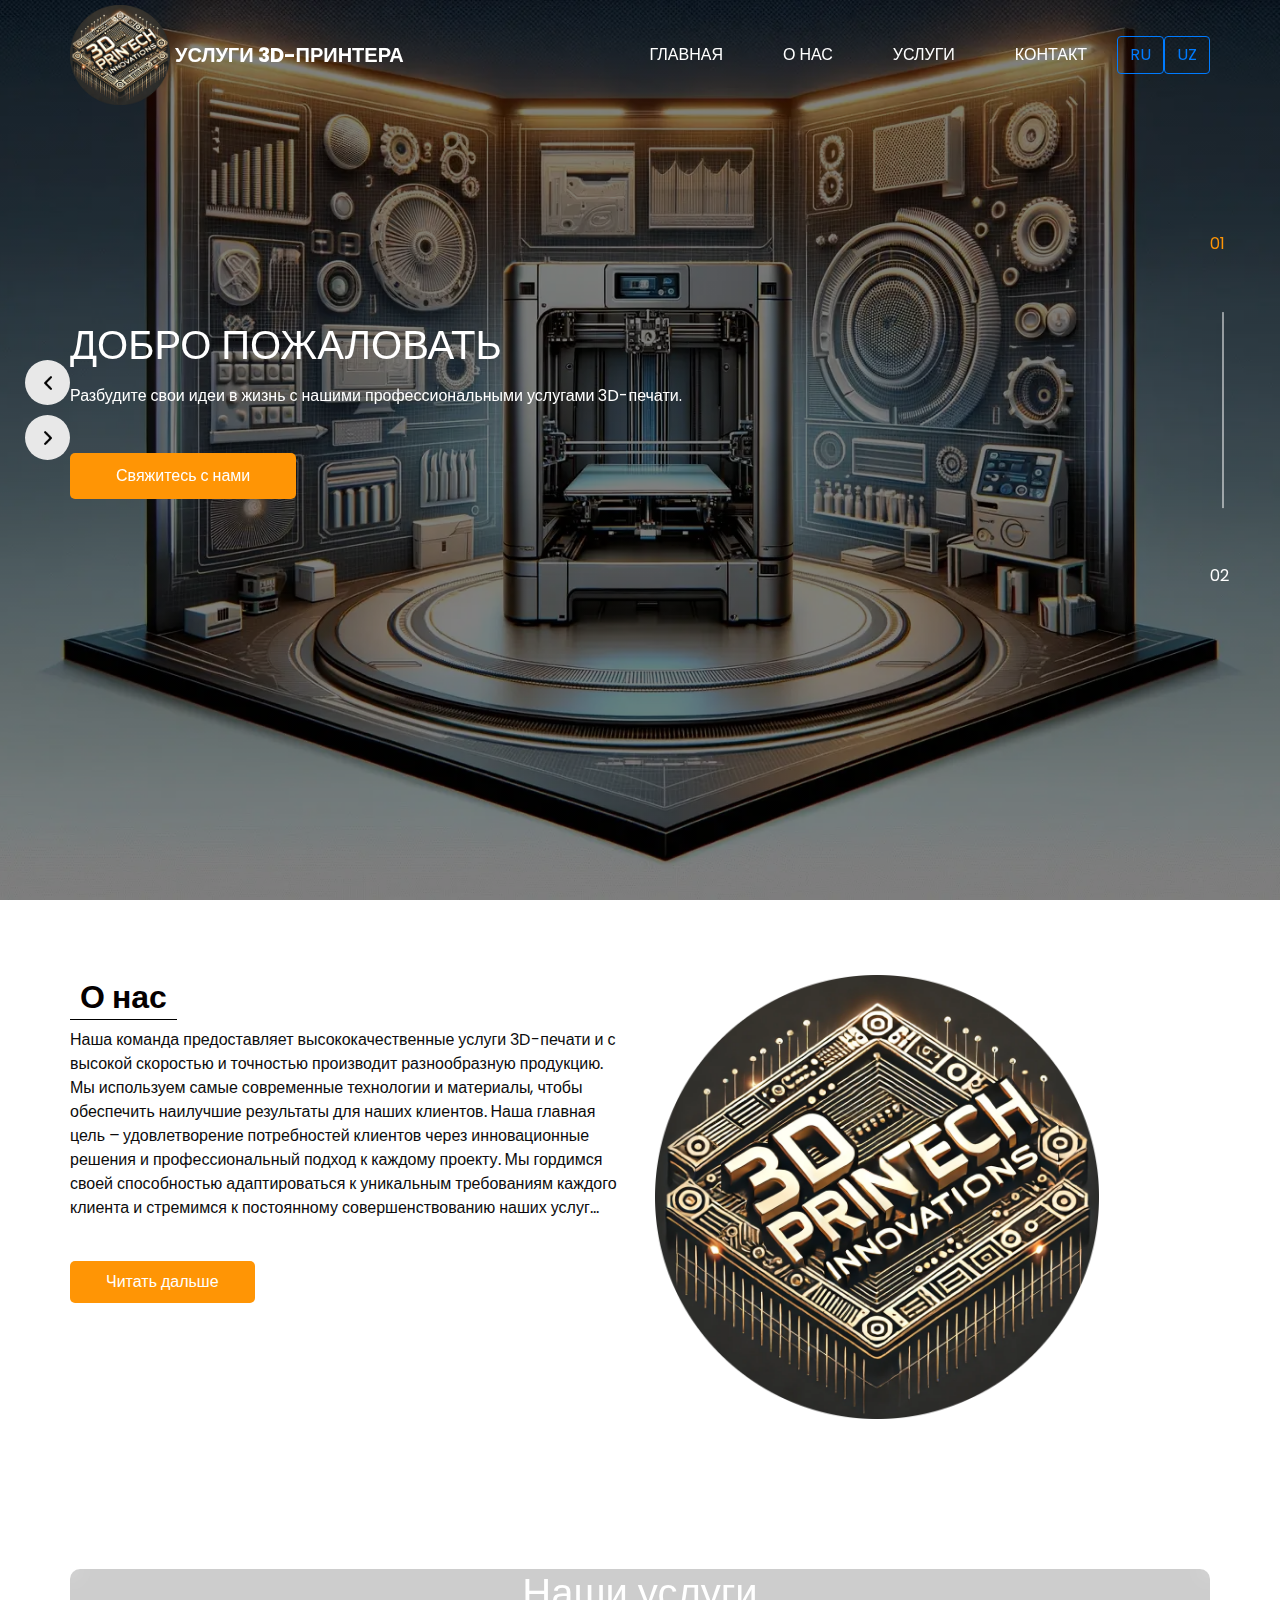
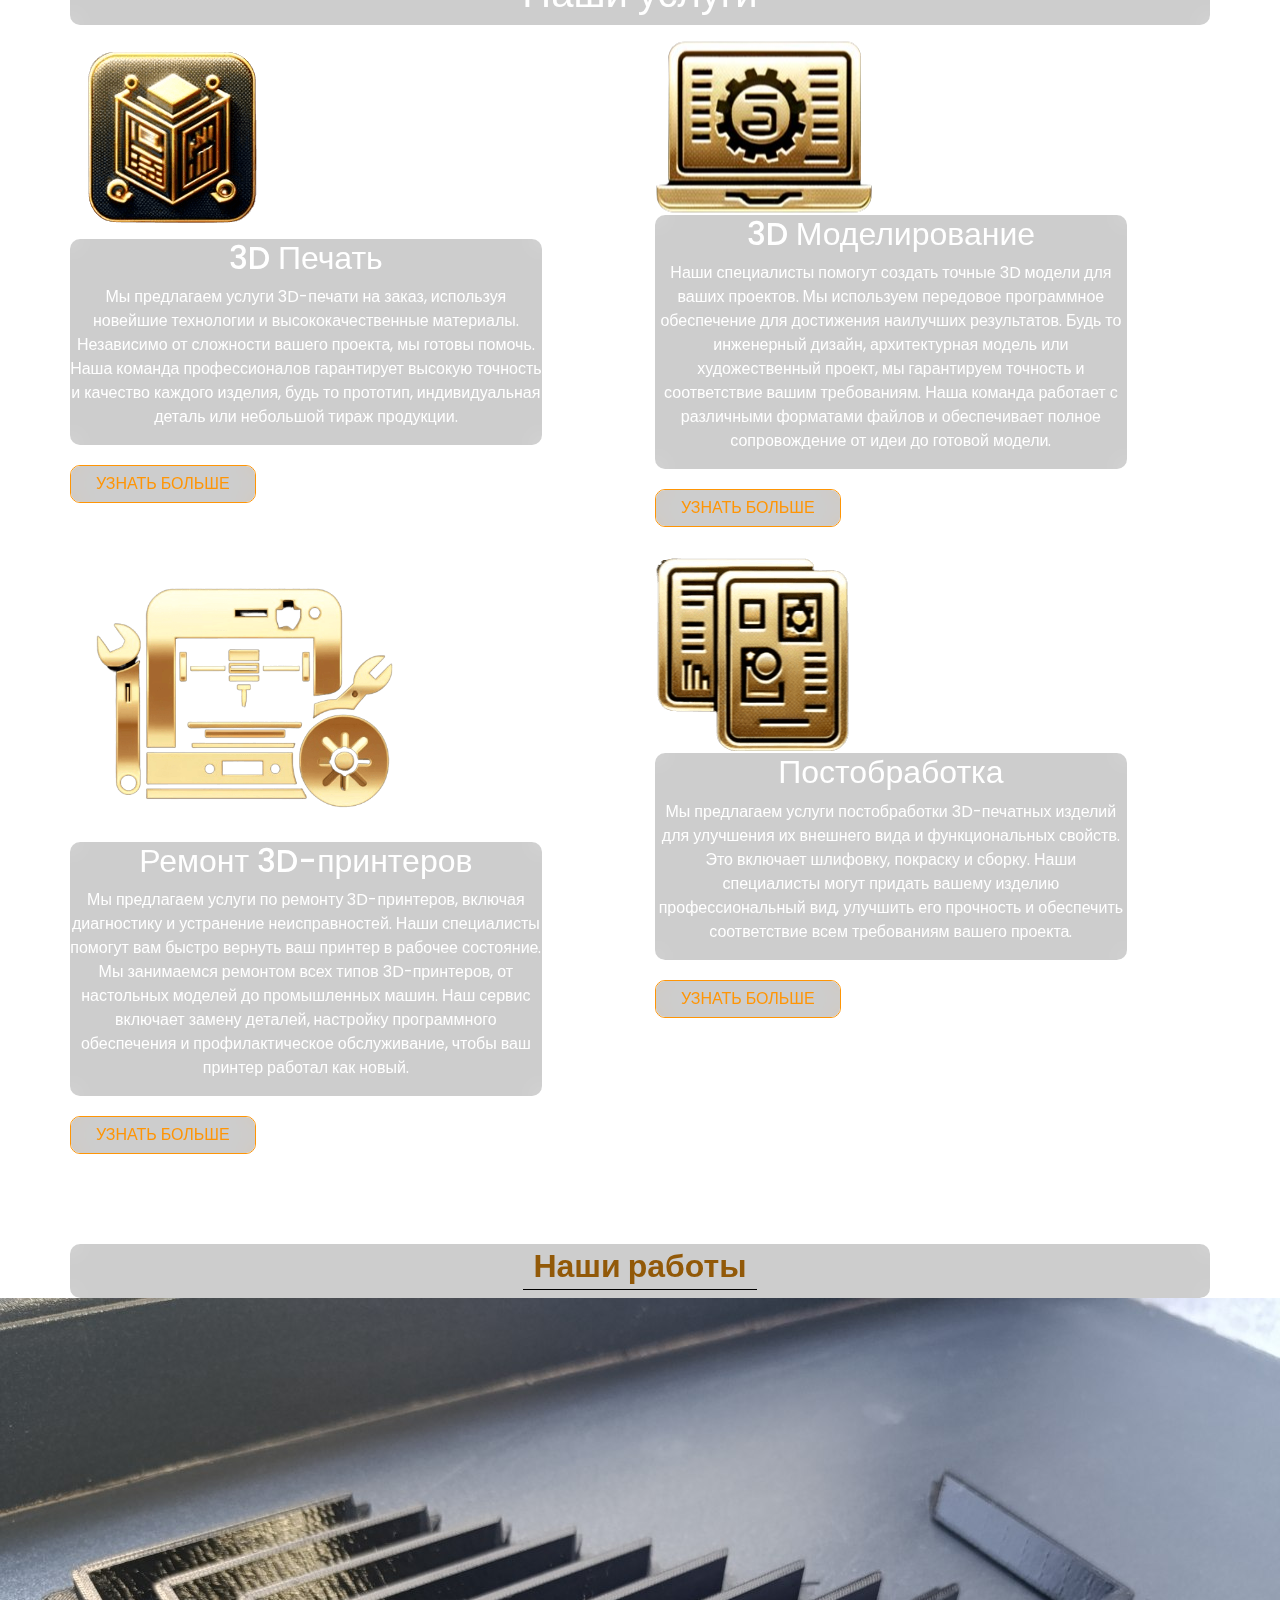
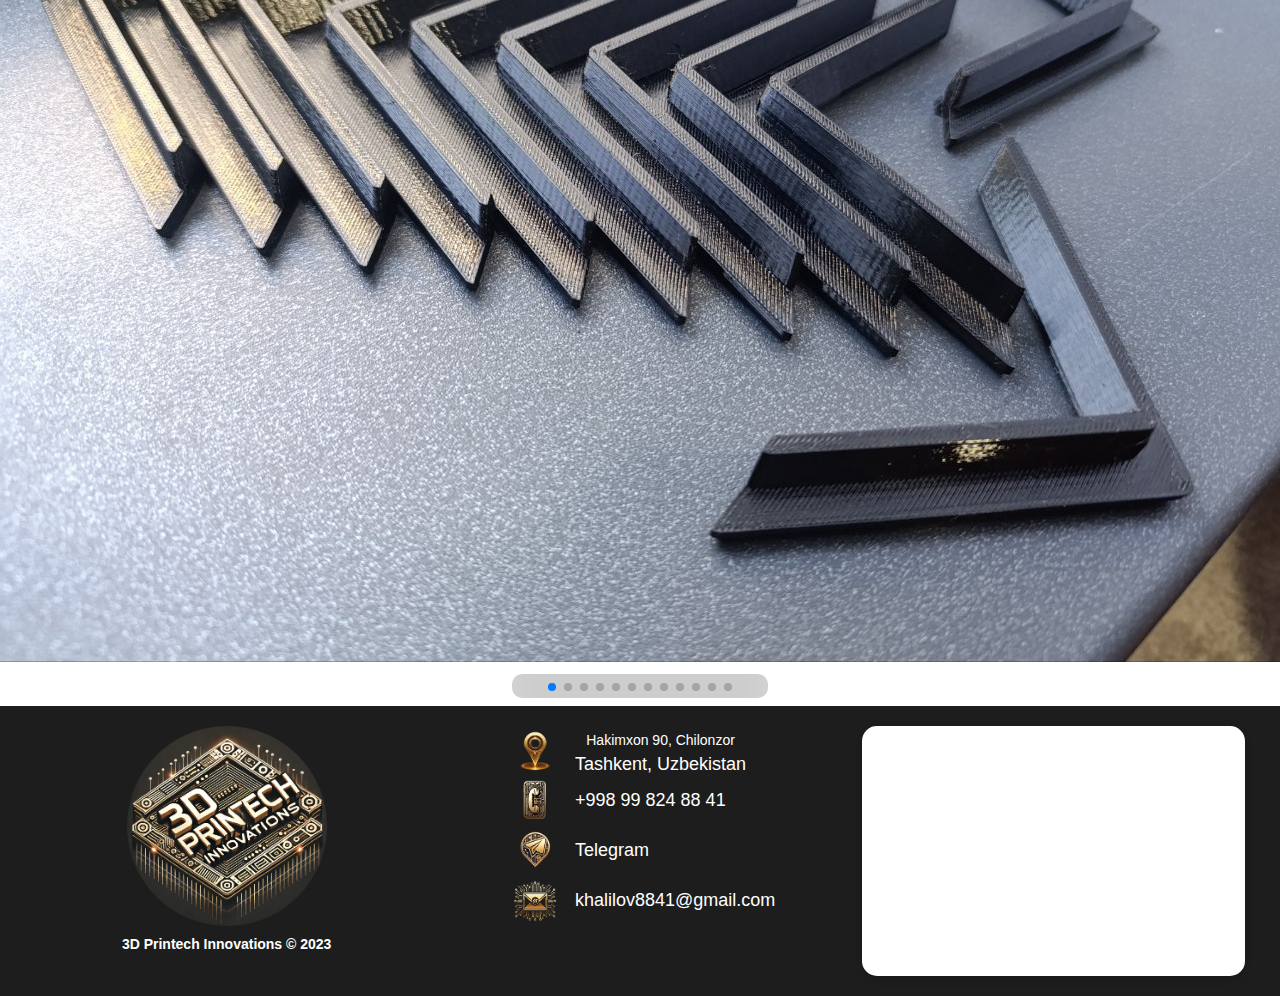
<file: Printer/index.html>
<!DOCTYPE html>
<html lang="ru">

<head>

  <meta charset="utf-8">
  <meta http-equiv="X-UA-Compatible" content="IE=edge">
  <meta name="viewport" content="width=device-width, initial-scale=1, shrink-to-fit=no">
  <meta name="title" content="Khalilov.uz – Robototexnika va 3D printer xizmatlari">

  <meta name="description"
    content="Khalilov.uz – Robototexnika va 3D printer xizmatlari markazi. Biz 3D bosma, elektronika va dasturlash bo'yicha keng qamrovli xizmatlarni taklif etamiz.">
  <meta name="keywords" content="Khalilov, robototexnika, 3D printer, 3D bosma, dasturlash, elektronika, xizmatlar">
  <meta name="author" content="Innotech Indusrty">
  <meta name="robots" content="index, follow">
  <meta name="language" content="uz">

  <meta property="og:title" content="Khalilov.uz – Robototexnika va 3D printer xizmatlari">
  <meta property="og:description"
    content="Robototexnika va 3D printer xizmatlari markazi. 3D bosma, dasturlash, elektronika xizmatlari.">
  <meta property="og:image" content="https://khalilov.uz/images/favicon_for_telegram.png">
  <meta property="og:url" content="https://khalilov.uz">
  <meta property="og:type" content="website">

  <meta property="twitter:title" content="Khalilov.uz – Robototexnika va 3D printer xizmatlari">
  <meta property="twitter:description"
    content="Robototexnika va 3D printer xizmatlari markazi. 3D bosma, dasturlash, elektronika xizmatlari.">
  <meta property="twitter:image" content="https://khalilov.uz/images/Logo-modified.png">
  <meta property="twitter:url" content="https://khalilov.uz">
  <meta property="twitter:type" content="website">

  <link rel="icon" href="images/favicon.ico" type="image/x-icon">


  <title data-lang="title">Услуги 3D-принтера</title>

  <link rel="stylesheet" href="css/swiper-bundle.min.css" />


  <link rel="stylesheet" href="https://maxcdn.bootstrapcdn.com/font-awesome/4.3.0/css/font-awesome.min.css" async>
  <link rel="stylesheet" type="text/css" href="css/bootstrap.css">

  <link href="https://fonts.googleapis.com/css?family=Poppins:400,600,700&display=swap" rel="stylesheet" async>
  <link rel="stylesheet" href="https://cdnjs.cloudflare.com/ajax/libs/OwlCarousel2/2.1.3/assets/owl.carousel.min.css" async>

  <link href="css/footer.css" rel="stylesheet">
  <link href="css/style.css" rel="stylesheet">
  <link href="css/responsive.css" rel="stylesheet">

  <script src="//code.jivo.ru/widget/NLvF3rX5yX" async>d</script>

</head>

<body>

  <header class="header_section">
    <div class="container content">
      <nav class="navbar navbar-expand-lg custom_nav-container pt-3">
        <a class="navbar-brand mr-1" id="mainA" href="index.html">
          <img src="images/Logo-modified.png" alt="Logo-modified">
          <span id="mainText" data-lang="title">Услуги 3D-принтера</span>
        </a>
        <button class="navbar-toggler" type="button" data-toggle="collapse" data-target="#navbarSupportedContent"
          aria-controls="navbarSupportedContent" aria-expanded="false" aria-label="Toggle navigation">
          <span class="navbar-toggler-icon"></span>
        </button>
        <div class="collapse navbar-collapse" id="navbarSupportedContent">
          <div class="d-flex ml-auto flex-column flex-lg-row align-items-center">
            <ul class="navbar-nav">
              <li class="nav-item active">
                <a class="nav-link active_page" href="#home" data-lang="home">Главная <span
                    class="sr-only">(current)</span></a>
              </li>
              <li class="nav-item">
                <a class="nav-link" href="about.html" data-lang="about">О нас</a>
              </li>
              <li class="nav-item">
                <a class="nav-link" href="services.html" data-lang="services">Услуги</a>
              </li>
              <li class="nav-item">
                <a class="nav-link" href="#footer" data-lang="contact">Контакт</a>
              </li>
            </ul>

            <!-- Language Buttons -->
            <button id="ru" class="btn btn-outline-primary">RU</button>
            <button id="uz" class="btn btn-outline-primary">UZ</button>

            <script id="ru-json" type="application/json">
                      {
                          "title": "Услуги 3D-принтера",
                          "home": "Главная",
                          "about": "О нас",
                          "services": "Услуги",
                          "contact": "Контакт",
                          "welcome": "Добро пожаловать",
                          "welcome_subtitle": "в мир 3D-печати!",
                          "welcome_subtitle2": "в мир качественного 3D-моделирования!",
                          "description": "Разбудите свои идеи в жизнь с нашими профессиональными услугами 3D-печати.",
                          "description2": "Разбудите свои идеи в жизнь с нашими профессиональными услугами 3D-моделирования.",
                          "contact_us": "Свяжитесь с нами",
                          "about_us": "О нас",
                          "about_description": "Наша команда предоставляет высококачественные услуги 3D-печати и с высокой скоростью и точностью производит разнообразную продукцию. Мы используем самые современные технологии и материалы, чтобы обеспечить наилучшие результаты для наших клиентов. Наша главная цель – удовлетворение потребностей клиентов через инновационные решения и профессиональный подход к каждому проекту. Мы гордимся своей способностью адаптироваться к уникальным требованиям каждого клиента и стремимся к постоянному совершенствованию наших услуг...",
                          "read_more": "Читать дальше",
                          "services_heading": "Наши услуги",
                          "service_1": "3D Печать",
                          "service_2": "3D Моделирование",
                          "service_3": "Ремонт 3D-принтеров",
                          "service_4": "Постобработка",
                          "service_1_description": "Мы предлагаем услуги 3D-печати на заказ, используя новейшие технологии и высококачественные материалы. Независимо от сложности вашего проекта, мы готовы помочь. Наша команда профессионалов гарантирует высокую точность и качество каждого изделия, будь то прототип, индивидуальная деталь или небольшой тираж продукции.",
                          "service_2_description": "Наши специалисты помогут создать точные 3D модели для ваших проектов. Мы используем передовое программное обеспечение для достижения наилучших результатов. Будь то инженерный дизайн, архитектурная модель или художественный проект, мы гарантируем точность и соответствие вашим требованиям. Наша команда работает с различными форматами файлов и обеспечивает полное сопровождение от идеи до готовой модели.",
                          "service_3_description": "Мы предлагаем услуги по ремонту 3D-принтеров, включая диагностику и устранение неисправностей. Наши специалисты помогут вам быстро вернуть ваш принтер в рабочее состояние. Мы занимаемся ремонтом всех типов 3D-принтеров, от настольных моделей до промышленных машин. Наш сервис включает замену деталей, настройку программного обеспечения и профилактическое обслуживание, чтобы ваш принтер работал как новый.",
                          "service_4_description": "Мы предлагаем услуги постобработки 3D-печатных изделий для улучшения их внешнего вида и функциональных свойств. Это включает шлифовку, покраску и сборку. Наши специалисты могут придать вашему изделию профессиональный вид, улучшить его прочность и обеспечить соответствие всем требованиям вашего проекта.",
                          "our_works": "Наши работы"
                        }
            </script>

            <script id="uz-json" type="application/json">
                      {
                          "title": "3D-printer xizmatlari",
                          "home": "Bosh sahifa",
                          "about": "Biz haqimizda",
                          "services": "Xizmatlar",
                          "contact": "Aloqa",
                          "welcome": "Xush kelibsiz",
                          "welcome_subtitle": "3D chop etish dunyosiga!",
                          "welcome_subtitle2": "3D model yasash dunyosiga!",
                          "description": "Bizning professional 3D chop etish xizmatlarimiz bilan g'oyalaringizni haqiqatga aylantiring.",
                          "description2": "Bizning professional 3D model yasash xizmatlarimiz bilan g'oyalaringizni haqiqatga aylantiring.",
                          "contact_us": "Biz bilan bog'laning",
                          "about_us": "Biz haqimizda",
                          "about_description": "Bizning jamoamiz yuqori sifatli 3D bosib chiqarish xizmatlarini taqdim etadi va yuqori tezlik va aniqlik bilan turli xil mahsulotlarni ishlab chiqaradi. Biz mijozlarimiz uchun eng yaxshi natijalarni ta'minlash uchun eng yangi texnologiya va materiallardan foydalanamiz. Bizning asosiy maqsadimiz innovatsion yechimlar va har bir loyihaga professional yondashuv orqali mijozlarning ehtiyojlarini qondirishdir. Biz har bir mijozning o'ziga xos talablariga moslasha olishimiz bilan faxrlanamiz va xizmatlarimizni doimiy ravishda yaxshilashga intilamiz...",
                          "read_more": "Yana o'qish",
                          "services_heading": "Bizning xizmatlarimiz",
                          "service_1": "3D Chop etish",
                          "service_2": "3D Model yaratish",
                          "service_3": "3D-printer ta'mirlash",
                          "service_4": "Postprocessing",
                          "service_1_description": "Biz eng yangi texnologiyalar va yuqori sifatli materiallardan foydalangan holda maxsus 3D bosib chiqarish xizmatlarini taklif etamiz. Loyihangiz qanchalik murakkab bo'lmasin, biz yordam berishga tayyormiz. Bizning professionallar jamoasi kafolat beradi Har bir mahsulotning yuqori aniqligi va sifati, xoh u prototip, xoh alohida qism yoki kichik nashr mahsulotlar.",
                          "service_2_description": "Bizning mutaxassislarimiz loyihalaringiz uchun aniq 3D modellarni yaratishda yordam beradi. Biz ilg'orlardan foydalanamiz eng yaxshi natijalar uchun dasturiy ta'minot. Xoh u muhandislik dizayni, arxitektura model yoki badiiy loyiha, biz sizning talablaringizga aniqlik va muvofiqlikni kafolatlaymiz. bizning jamoamiz turli fayl formatlari bilan ishlaydi va g'oyadan tayyor modelgacha to'liq yordam beradi.",
                          "service_3_description": "Biz 3D printerlarni ta'mirlash xizmatlarini, jumladan diagnostika va nosozliklarni bartaraf etishni taklif etamiz. Bizning mutaxassislarimiz printeringizni tezda ish holatiga qaytarishingizga yordam beradi. Hammasini ta'mirlaymiz 3D printerlar turlari, ish stoli modellaridan sanoat mashinalarigacha. Bizning xizmatimiz zaxira qismlarni o'z ichiga oladi.",
                          "service_4_description": "Biz 3D bosma mahsulotlarning tashqi ko'rinishi va funksionalligini yaxshilash uchun ularni qayta ishlashdan keyingi xizmatlarni taklif etamiz. Bunga silliqlash, bo'yash va yig'ish kiradi. Mutaxassislarimiz mahsulotingizga professional ko'rinish berishlari, chidamliligini oshirishlari va barcha loyiha talablariga javob berishini ta'minlashlari mumkin.",
                          "our_works": "Bizning xizmatlarimiz"
                      }
            </script>

          </div>
        </div>
      </nav>
    </div>
  </header>

  <div class="hero_area" id="home">

    <!-- header section starts -->

    <!-- end header section -->

    <!-- slider section -->
    <section class="slider_section position-relative">
      <div id="carouselExampleIndicators" class="carousel slide" data-ride="carousel">
        <ol class="carousel-indicators">
          <li data-target="#carouselExampleIndicators" data-slide-to="0" class="active">01</li>
          <li data-target="#carouselExampleIndicators" data-slide-to="1">02</li>
        </ol>
        <div class="carousel-inner">
          <div class="carousel-item active">
            <div class="container">
              <div class="row">
                <div class="col-md-7">
                  <div class="detail-box">
                    <div>
                      <h1 data-lang="welcome">
                        Добро пожаловать <br>
                        <span data-lang="welcome_subtitle">
                          в мир 3D-печати!
                        </span>
                      </h1>
                      <p data-lang="description">
                        Разбудите свои идеи в жизнь с нашими профессиональными услугами 3D-печати.
                      </p>
                      <div class="btn-box">
                        <a href="#footer" class="btn-1" data-lang="contact_us">
                          Свяжитесь с нами
                        </a>
                      </div>
                    </div>
                  </div>
                </div>
              </div>
            </div>
          </div>
          <div class="carousel-item">
            <div class="container">
              <div class="row">
                <div class="col-md-7">
                  <div class="detail-box">
                    <div>
                      <h1 data-lang="welcome">
                        Добро пожаловать <br>
                        <span data-lang="welcome_subtitle2">
                          в мир качественного <br> 3D-моделирования!
                        </span>
                      </h1>
                      <p data-lang="description2">
                        Реализуйте свои идеи с помощью наших профессиональных услуг по созданию и модификации
                        3D-моделей.
                      </p>
                      <div class="btn-box">
                        <a href="#footer" class="btn-1" data-lang="contact_us">
                          Свяжитесь с нами
                        </a>
                      </div>
                    </div>
                  </div>
                </div>
              </div>
            </div>
          </div>
        </div>
        <div class="custom_carousel-control">
          <a class="carousel-control-prev" href="#carouselExampleIndicators" role="button" data-slide="prev">
            <span class="sr-only">Предыдущий</span>
          </a>
          <a class="carousel-control-next" href="#carouselExampleIndicators" role="button" data-slide="next">
            <span class="sr-only">Следующий</span>
          </a>
        </div>
      </div>
    </section>
    <!-- end slider section -->

  </div>

  <!-- about section -->
  <section class="about_section layout_padding" id="about">
    <div class="container">
      <div class="row">
        <div class="col-md-6">
          <div class="detail-box">
            <div class="heading_container">
              <h2 data-lang="about_us">О нас</h2>
            </div>
            <p data-lang="about_description">
              Наша команда предоставляет высококачественные услуги 3D-печати и с высокой скоростью и точностью
              производит разнообразную продукцию. Мы используем самые современные технологии и материалы, чтобы
              обеспечить наилучшие результаты для наших клиентов. Наша главная цель – удовлетворение потребностей
              клиентов через инновационные решения и профессиональный подход к каждому проекту. Мы гордимся своей
              способностью адаптироваться к уникальным требованиям каждого клиента и стремимся к постоянному
              совершенствованию наших услуг.
            </p>
            <a href="about.html" id="read-more-btn" data-lang="read_more">Читать дальше</a>
          </div>
        </div>
        <div class="col-md-6">
          <div class="img-box footer-sm-left">
            <img src="images/Logo-modified.png" style="width: 80%;" alt="3D Printer Logo">
          </div>
        </div>
      </div>
    </div>
  </section>
  <!-- end about section -->

  <div class="body_bg" id="services">
    <section class="service_section layout_padding">
      <div class="container">
        <div class="heading_container blur-background content">
          <h1 data-lang="services_heading">Наши услуги</h2>
        </div>
      </div>
      <div class="container">
        <div class="row">
          <!-- 3D Печать -->
          <div class="col-md-6">
            <div class="box">
              <div class="img-box">
                <img src="images/s-1.png" alt="3D Printer Image">
              </div>

              <div class="content blur-background" style="margin-bottom: 20px;">

                <h2 data-lang="service_1">3D Печать</h2>

                <p id="3d-print-text" data-lang="service_1_description">
                  Мы предлагаем услуги 3D-печати на заказ, используя новейшие технологии и высококачественные материалы.
                  Независимо от сложности вашего проекта, мы готовы помочь. Наша команда профессионалов гарантирует
                  высокую точность и качество каждого изделия, будь то прототип, индивидуальная деталь или небольшой
                  тираж
                  продукции.
                </p>

              </div>

              <a href="services.html" id="post-processing-read-more-btn" class="blur-background content">Узнать
                больше</a>
            </div>
          </div>

          <!-- 3D Моделирование -->

          <div class="col-md-6">
            <div class="box align-items-end align-items-md-start text-right text-md-left">

              <div class="img-box">
                <img src="images/s-2.png" alt="3D Printer Image">
              </div>

              <div class="content blur-background" style="margin-bottom: 20px;">

                <h2 data-lang="service_2">3D Моделирование</h2>

                <p id="3d-modeling-text" data-lang="service_2_description">
                  Наши специалисты помогут создать точные 3D модели для ваших проектов. Мы используем передовое
                  программное обеспечение для достижения наилучших результатов. Будь то инженерный дизайн, архитектурная
                  модель или художественный проект, мы гарантируем точность и соответствие вашим требованиям. Наша
                  команда
                  работает с различными форматами файлов и обеспечивает полное сопровождение от идеи до готовой модели.
                </p>
              </div>


              <a href="services.html" id="post-processing-read-more-btn" class="blur-background content">Узнать больше</a>

            </div>
          </div>
        </div>
        <div class="row">

          <!-- Ремонт 3D-принтеров -->

          <div class="col-md-6">
            <div class="box">
              <div class="img-box">
                <img src="images/3d_printer_repair_icon.png" alt="3D Printer Repair" style="width: 75%;">
              </div>

              <div class="content blur-background" style="margin-bottom: 20px;">

                <h2 data-lang="service_3">Ремонт 3D-принтеров</h2>
                <p id="3d-repair-text"  data-lang="service_3_description">
                  Мы предлагаем услуги по ремонту 3D-принтеров, включая диагностику и устранение неисправностей. Наши
                  специалисты помогут вам быстро вернуть ваш принтер в рабочее состояние. Мы занимаемся ремонтом всех
                  типов 3D-принтеров, от настольных моделей до промышленных машин. Наш сервис включает замену деталей,
                  настройку программного обеспечения и профилактическое обслуживание, чтобы ваш принтер работал как новый.
                </p>
              </div>

              <a href="services.html" id="post-processing-read-more-btn" class="blur-background content">Узнать больше</a>

            </div>
          </div>
          <!-- Постобработка -->

          <div class="col-md-6">
            <div class="box align-items-end align-items-md-start text-right text-md-left">
              <div class="img-box">
                <img src="images/s-4.png" alt="3D Printer Image">
              </div>

              <div class="content blur-background" style="margin-bottom: 20px;">

                <h2 data-lang="service_4">Постобработка</h2>

                <p id="post-processing-text" data-lang="service_4_description">
                  Мы предлагаем услуги постобработки 3D-печатных изделий для улучшения их внешнего вида и функциональных
                  свойств. Это включает шлифовку, покраску и сборку. Наши специалисты могут придать вашему изделию
                  профессиональный вид, улучшить его прочность и обеспечить соответствие всем требованиям вашего проекта.
                  Мы используем различные методы и материалы для достижения наилучших результатов, включая ручную
                  обработку и автоматизированные процессы.
                </p>

              </div>

              <a href="services.html" id="post-processing-read-more-btn" class="blur-background content">Узнать больше</a>

            </div>
          </div>
        </div>
      </div>
    </section>


    <!-- end service section -->

    <!-- наши работы section -->
    <section class="service_section">
      <div class="container">
        <div class="heading_container blur-background content">
          <h2 data-lang="our_works" data-lang="our_works">
            Наши работы
          </h2>
        </div>
      </div>

      <div class="swiper mySwiper">
        <div class="swiper-wrapper">

          <div class="swiper-slide">
            <img src="images/important/1.jpg"
              alt="Деталь, напечатанная на 3D-принтере. Это высокоточное изделие, изготовленное с использованием современной технологии аддитивного производства.">
          </div>
          <div class="swiper-slide">
            <img src="images/important/2.jpg"
              alt="Деталь, напечатанная на 3D-принтере. Это высокоточное изделие, изготовленное с использованием современной технологии аддитивного производства.">
          </div>
          <div class="swiper-slide">
            <img src="images/important/3.jpg"
              alt="Деталь, напечатанная на 3D-принтере. Это высокоточное изделие, изготовленное с использованием современной технологии аддитивного производства.">
          </div>
          <div class="swiper-slide">
            <img src="images/important/4.jpg"
              alt="Деталь, напечатанная на 3D-принтере. Это высокоточное изделие, изготовленное с использованием современной технологии аддитивного производства.">
          </div>
          <div class="swiper-slide">
            <img src="images/important/5.jpg"
              alt="Деталь, напечатанная на 3D-принтере. Это высокоточное изделие, изготовленное с использованием современной технологии аддитивного производства.">
          </div>
          <div class="swiper-slide">
            <img src="images/important/6.jpg"
              alt="Деталь, напечатанная на 3D-принтере. Это высокоточное изделие, изготовленное с использованием современной технологии аддитивного производства.">
          </div>
          <div class="swiper-slide">
            <img src="images/important/7.jpg"
              alt="Деталь, напечатанная на 3D-принтере. Это высокоточное изделие, изготовленное с использованием современной технологии аддитивного производства.">
          </div>
          <div class="swiper-slide">
            <img src="images/important/8.jpg"
              alt="Деталь, напечатанная на 3D-принтере. Это высокоточное изделие, изготовленное с использованием современной технологии аддитивного производства.">
          </div>
          <div class="swiper-slide">
            <img src="images/important/9.jpg"
              alt="Деталь, напечатанная на 3D-принтере. Это высокоточное изделие, изготовленное с использованием современной технологии аддитивного производства.">
          </div>
          <div class="swiper-slide">
            <img src="images/important/10.jpg"
              alt="Деталь, напечатанная на 3D-принтере. Это высокоточное изделие, изготовленное с использованием современной технологии аддитивного производства.">
          </div>
          <div class="swiper-slide">
            <img src="images/important/10.jpg"
              alt="Деталь, напечатанная на 3D-принтере. Это высокоточное изделие, изготовленное с использованием современной технологии аддитивного производства.">
          </div>

          <div class="swiper-slide">
            <img src="images/important/11.jpg"
              alt="Деталь, напечатанная на 3D-принтере. Это высокоточное изделие, изготовленное с использованием современной технологии аддитивного производства.">
          </div>


        </div>
        <div class="swiper-pagination blur-background content"></div>
      </div>

      <!-- Slider main container -->

    </section>
    <!-- end наши работы section -->
  </div>



  <!-- info section -->
  <footer class="footer-distributed footer_bg" id="footer">

    <div class="col-md-4 footer-left center">

      <img src="images/Logo-modified.png" alt="3D Printer Logo">

      <p class="footer-company-name" style="margin-top: 10px; font-weight: bold;">3D Printech Innovations &copy; 2023
      </p>
    </div>

    <div class="col-md-4 footer-center">

      <div>
        <a href="https://maps.app.goo.gl/LvwqizTTZdYaJoBr7" target="_blank" rel="noopener noreferrer">
          <img src="images/map_marker_orginal.png" alt="map">

          <p><span>Hakimxon 90, Chilonzor</span> Tashkent, Uzbekistan</p>
        </a>
      </div>

      <div>
        <a href="tel:+998 99 824 88 41" target="_blank" rel="noopener noreferrer">
          <img src="images/call.png" alt="phone icon">
          <p>+998 99 824 88 41</p>
        </a>
      </div>


      <div>
        <a href="https://t.me/KHalilov8841" target="_blank" rel="noopener noreferrer">
            <img src="images/telegram_icon.png" alt="telegram icon">
          <p>Telegram</p>
        </a>
      </div>

      <div>
        <a href="mailto:khalilov8841@gmail.com">
          <img src="images/mail.png" alt="email icon">
          <p>khalilov8841@gmail.com</p>
        </a>
      </div>

    </div>

    <div class="col-md-4 footer-right">

      <div class="map-container">
        <iframe
          src="https://www.google.com/maps/embed?pb=!1m18!1m12!1m3!1d6839.8471188178655!2d69.16665032529367!3d41.26676907162846!2m3!1f0!2f0!3f0!3m2!1i1024!2i768!4f13.1!3m3!1m2!1s0x38ae8911c5fc3861%3A0x52b0e4a99d87ecb6!2zM0Qg0J_RgNC40L3RgtC10YAg0KPRgdC70YPQs9C4!5e1!3m2!1sru!2s!4v1718864865767!5m2!1sru!2s"
          allowfullscreen="" loading="lazy" referrerpolicy="no-referrer-when-downgrade"
          title="3D Printer Service Location"></iframe>
      </div>

    </div>

  </footer>
  <!-- end footer section -->

  <script src="https://cdn.jsdelivr.net/npm/swiper@11/swiper-bundle.min.js"></script>
  <!-- <script src="https://unpkg.com/swiper/swiper-bundle.min.js"></script> -->
  <script type="text/javascript" src="js/jquery-3.4.1.min.js"></script>

  <script type="text/javascript" src="js/bootstrap.js"></script>
  <script src="js/custom.js"></script>
  <script src="js/translate.js"></script>

</body>

</html>
</file>
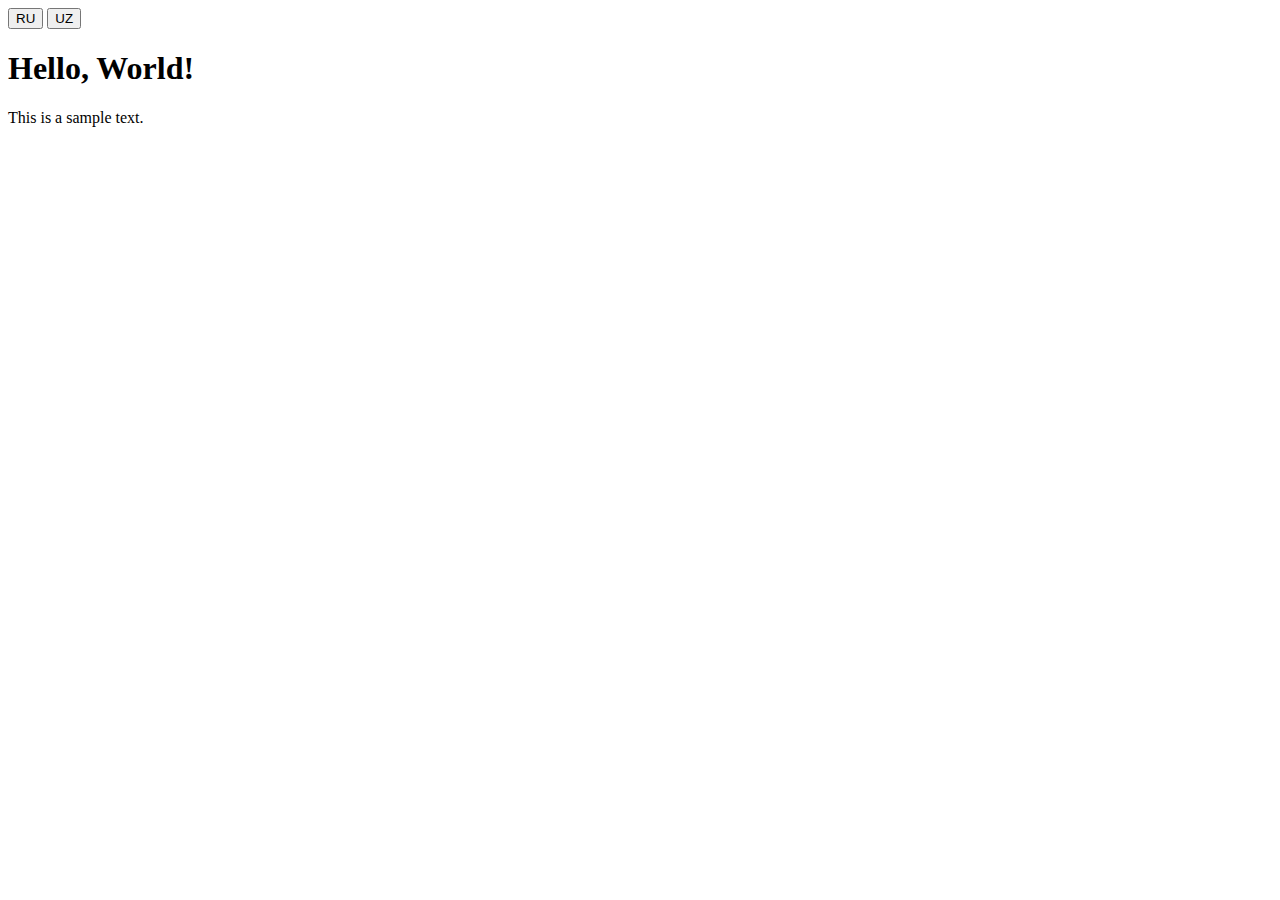
<file: Printer/Test/index.html>
<!DOCTYPE html>
<html lang="en">
<head>
    <meta charset="UTF-8">
    <meta name="viewport" content="width=device-width, initial-scale=1.0">
    <title>Language Switcher</title>
    <script src="translate.js" defer></script>
</head>
<body>
    <button id="ru">RU</button>
    <button id="uz">UZ</button>
    <h1 data-lang="title">Hello, World!</h1>
    <p data-lang="description">This is a sample text.</p>

   
</body>
</html>
</file>
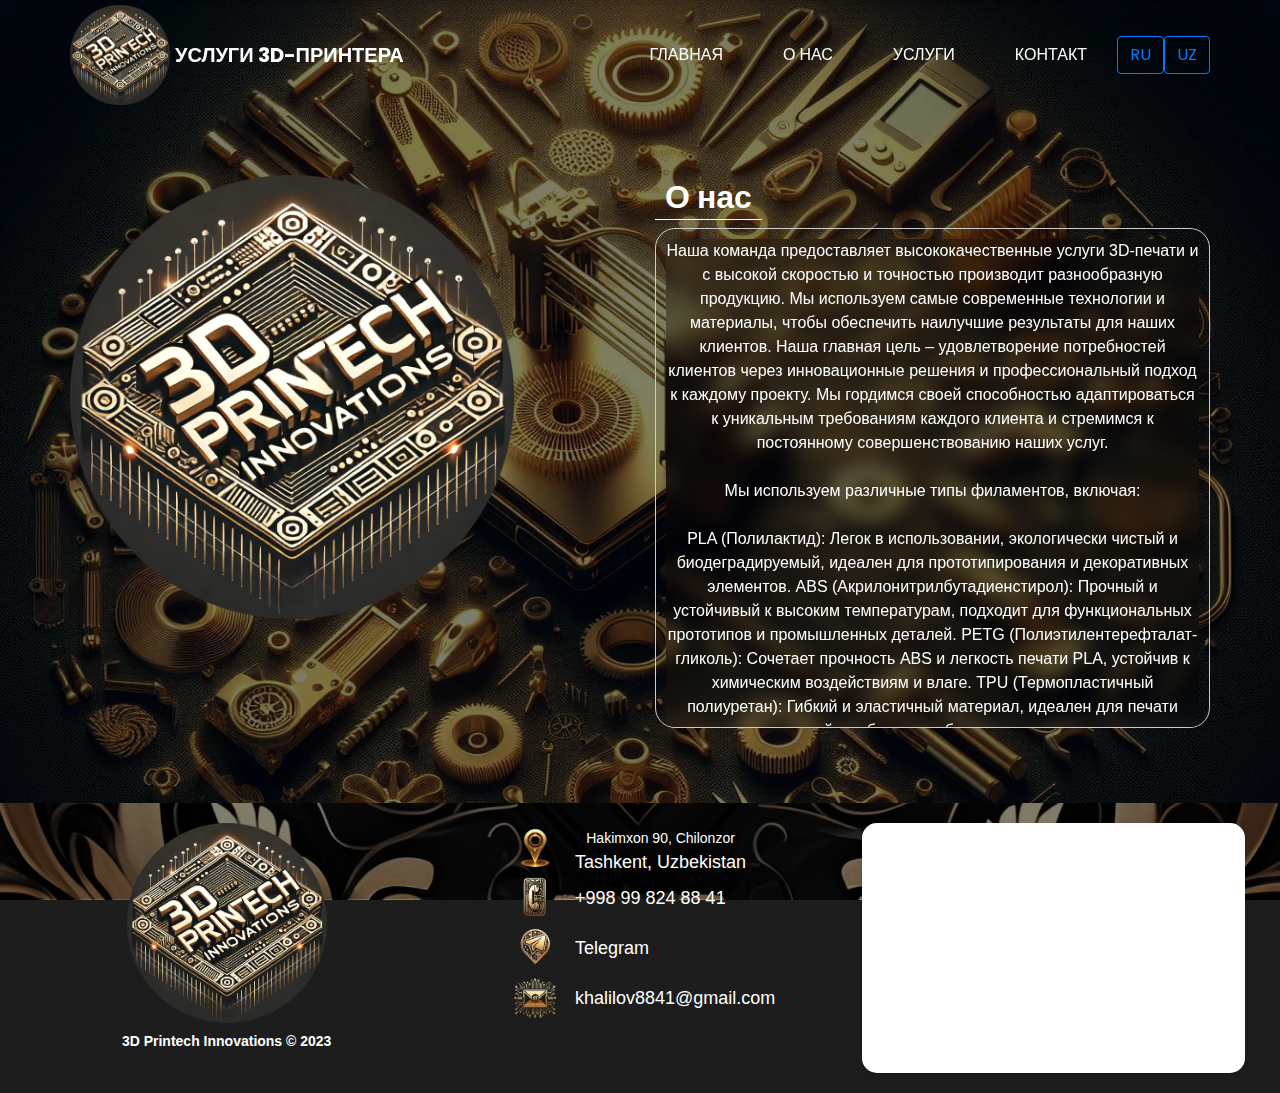
<file: Printer/about.html>
<!DOCTYPE html>
<html lang="ru">

<head>
  <meta charset="UTF-8">
  <meta name="viewport" content="width=device-width, initial-scale=1.0">
  <title>About</title>
  <link rel="stylesheet" href="https://unpkg.com/swiper/swiper-bundle.min.css">
  <link rel="stylesheet" href="https://maxcdn.bootstrapcdn.com/font-awesome/4.3.0/css/font-awesome.min.css">
  <link rel="stylesheet" type="text/css" href="css/bootstrap.css">
  <link href="https://fonts.googleapis.com/css?family=Poppins:400,600,700&display=swap" rel="stylesheet">
  <link href="css/style.css" rel="stylesheet">
  <link href="css/footer.css" rel="stylesheet">
  <link href="css/about.css" rel="stylesheet">
  <link href="css/responsive.css" rel="stylesheet">

  <script src="//code.jivo.ru/widget/NLvF3rX5yX" async></script>
</head>

<body>

  <header class="header_section">
    <div class="container content">
      <nav class="navbar navbar-expand-lg custom_nav-container pt-3">
        <a class="navbar-brand mr-1" id="mainA" href="index.html">
          <img src="images/Logo-modified.png" alt="3D Printer Logo">
          <span id="mainText" data-lang="title">Услуги 3D-принтера</span>
        </a>
        <button class="navbar-toggler" type="button" data-toggle="collapse" data-target="#navbarSupportedContent"
          aria-controls="navbarSupportedContent" aria-expanded="false" aria-label="Toggle navigation">
          <span class="navbar-toggler-icon"></span>
        </button>
        <div class="collapse navbar-collapse" id="navbarSupportedContent">
          <div class="d-flex ml-auto flex-column flex-lg-row align-items-center">
            <ul class="navbar-nav">
              <li class="nav-item active">
                <a class="nav-link" href="index.html" data-lang="home">Главная <span class="sr-only">(current)</span></a>
              </li>
              <li class="nav-item">
                <a class="nav-link active_page" href="about.html" data-lang="about">О нас</a>
              </li>
              <li class="nav-item">
                <a class="nav-link" href="services.html" data-lang="services">Услуги</a>
              </li>
              <li class="nav-item">
                <a class="nav-link" href="#footer" data-lang="contact">Контакт</a>
              </li>
            </ul>
            <!-- Language Buttons -->
            <button id="ru" class="btn btn-outline-primary">RU</button>
            <button id="uz" class="btn btn-outline-primary">UZ</button>

            <script id="ru-json" type="application/json">
                      {
                          "title": "Услуги 3D-принтера",
                          "home": "Главная",
                          "about": "О нас",
                          "services": "Услуги",
                          "contact": "Контакт",
                          "welcome": "Добро пожаловать",
                          "welcome_subtitle": "в мир 3D-печати!",
                          "welcome_subtitle2": "в мир качественного 3D-моделирования!",
                          "description": "Разбудите свои идеи в жизнь с нашими профессиональными услугами 3D-печати.",
                          "description2": "Разбудите свои идеи в жизнь с нашими профессиональными услугами 3D-моделирования.",
                          "contact_us": "Свяжитесь с нами",

                          "about_description1": "Наша команда предоставляет высококачественные услуги 3D-печати и с высокой скоростью и точностью производит разнообразную продукцию. Мы используем самые современные технологии и материалы, чтобы обеспечить наилучшие результаты для наших клиентов. Наша главная цель – удовлетворение потребностей клиентов через инновационные решения и профессиональный подход к каждому проекту. Мы гордимся своей способностью адаптироваться к уникальным требованиям каждого клиента и стремимся к постоянному совершенствованию наших услуг.",
                          "about_description2": "Мы используем различные типы филаментов, включая:",
                          "about_description3": "PLA (Полилактид): Легок в использовании, экологически чистый и биодеградируемый, идеален для прототипирования и декоративных элементов. ABS (Акрилонитрилбутадиенстирол): Прочный и устойчивый к высоким температурам, подходит для функциональных прототипов и промышленных деталей. PETG (Полиэтилентерефталат-гликоль): Сочетает прочность ABS и легкость печати PLA, устойчив к химическим воздействиям и влаге. TPU (Термопластичный полиуретан): Гибкий и эластичный материал, идеален для печати деталей, требующих гибкости и прочности.",
                          "about_description4": "Наши специалисты также предлагают услуги 3D-моделирования, помогая создать точные 3D модели для ваших проектов. Мы используем передовое программное обеспечение для достижения наилучших результатов. Будь то инженерный дизайн, архитектурная модель или художественный проект, мы гарантируем точность и соответствие вашим требованиям. Наша команда работает с различными форматами файлов и обеспечивает полное сопровождение от идеи до готовой модели.",
                          "about_description5": "Дополнительно, мы предлагаем услуги по ремонту 3D-принтеров, включая диагностику и устранение неисправностей. Наши специалисты помогут вам быстро вернуть ваш принтер в рабочее состояние. Мы занимаемся ремонтом всех типов 3D-принтеров, от настольных моделей до промышленных машин. Наш сервис включает замену деталей, настройку программного обеспечения и профилактическое обслуживание, чтобы ваш принтер работал как новый.",
                          
                          "about_us": "О нас"
                        }
            </script>

            <script id="uz-json" type="application/json">
              {
                          "title": "3D-printer xizmatlari",
                          "home": "Bosh sahifa",
                          "about": "Biz haqimizda",
                          "services": "Xizmatlar",
                          "contact": "Aloqa",
                          "welcome": "Xush kelibsiz",
                          "welcome_subtitle": "3D chop etish dunyosiga!",
                          "welcome_subtitle2": "3D model yasash dunyosiga!",
                          "description": "Bizning professional 3D chop etish xizmatlarimiz bilan g'oyalaringizni haqiqatga aylantiring.",
                          "description2": "Bizning professional 3D model yasash xizmatlarimiz bilan g'oyalaringizni haqiqatga aylantiring.",
                          "contact_us": "Biz bilan bog'laning",     

                          "about_description1": "Bizning jamoamiz yuqori sifatli 3D bosib chiqarish xizmatlarini taqdim etadi va yuqori tezlik va aniqlik bilan turli xil mahsulotlarni ishlab chiqaradi. Biz mijozlarimiz uchun eng yaxshi natijalarni ta'minlash uchun eng yangi texnologiya va materiallardan foydalanamiz. Bizning asosiy maqsadimiz innovatsion yechimlar va har bir loyihaga professional yondashuv orqali mijozlarning ehtiyojlarini qondirishdir. Biz har bir mijozning o'ziga xos talablariga moslasha olishimiz bilan faxrlanamiz va xizmatlarimizni doimiy ravishda yaxshilashga intilamiz.",
                          "about_description2": "Biz har xil turdagi filamentlardan foydalanamiz, jumladan:",
                          "about_description3": "PLA (Polylactide): Foydalanish oson, ekologik toza va biologik parchalanadigan, prototiplash va dekorativ elementlar uchun ideal. ABS (Akrilonitril Butadien Stirol): Bardoshli va yuqori haroratga chidamli, funktsional prototiplar va sanoat qismlarga mos keladi. PETG (Polietilen tereftalat glikol): ABS kuchini PLA bosib chiqarish qobiliyati bilan birlashtiradi va kimyoviy va namlikka chidamli. TPU (Termoplastik Poliuretan): Moslashuvchan va egiluvchan material, moslashuvchanlik va kuch talab qiladigan qismlarni chop etish uchun ideal.",
                          "about_description4": "Mutaxassislarimiz loyihalaringiz uchun aniq 3D modellarni yaratishda yordam beradigan 3D modellashtirish xizmatlarini ham taklif qiladi. Eng yaxshi natijalarga erishish uchun ilg'or dasturlardan foydalanamiz. Bu muhandislik dizayni bo'ladimi, arxitektura modeli yoki badiiy loyiha bo'ladimi, biz sizning talablaringizning aniqligi va muvofiqligini kafolatlaymiz. Bizning jamoamiz turli xil fayl formatlari bilan ishlaydi va g'oyadan tayyor modelgacha to'liq yordam beradi.",
                          "about_description5": "Bundan tashqari, biz 3D printerni ta'mirlash xizmatlarini, jumladan diagnostika va nosozliklarni bartaraf etishni taklif etamiz. Bizning mutaxassislarimiz printeringizni tezda ish holatiga qaytarishingizga yordam beradi. Biz barcha turdagi 3D printerlarni, ish stoli modellaridan tortib sanoat mashinalarigacha ta'mirlaymiz. Bizning xizmatimiz ehtiyot qismlarni almashtirish, dasturiy ta'minotni moslashtirish va printeringizni yangidek ishlashi uchun profilaktik xizmatni o'z ichiga oladi.",
                          
                          "about_us": "Biz haqimizda"      
                      }
            </script>

          </div>
        </div>
      </nav>
    </div>
  </header>

  <div class="hero_area">
    <section class="about_section layout_padding" id="about">
      <div class="container">
        <div class="row">
          <div class="col-md-6 center">
            <div class="img-box center">
              <img src="images/Logo-modified.png" style="width: 80%;" alt="3D Printer Logo">
            </div>
          </div>
          <div class="col-md-6">
            <div class="detail-box">
              <div class="heading_container">
                <h2 data-lang="about_us" style="color: #FEFFFA;">О нас</h2>
              </div>
              <div class="scrollable-container">
                <p class="blur-background content">

                  <span data-lang="about_description1">
                  Наша команда предоставляет высококачественные услуги 3D-печати и с высокой скоростью и точностью
                  производит разнообразную продукцию. Мы используем самые современные технологии и материалы, чтобы
                  обеспечить наилучшие результаты для наших клиентов. Наша главная цель – удовлетворение потребностей
                  клиентов через инновационные решения и профессиональный подход к каждому проекту. Мы гордимся своей
                  способностью адаптироваться к уникальным требованиям каждого клиента и стремимся к постоянному
                  совершенствованию наших услуг.
                  </span>              

                  <br><br>

                  <span data-lang="about_description2">
                    Мы используем различные типы филаментов, включая:
                  </span>

                  <br><br>

                  <span data-lang="about_description3">
                    PLA (Полилактид): Легок в использовании, экологически чистый и биодеградируемый, идеален для
                    прототипирования и декоративных элементов.
                    ABS (Акрилонитрилбутадиенстирол): Прочный и устойчивый к высоким температурам, подходит для
                    функциональных
                    прототипов и промышленных деталей.
                    PETG (Полиэтилентерефталат-гликоль): Сочетает прочность ABS и легкость печати PLA, устойчив к
                    химическим
                    воздействиям и влаге.
                    TPU (Термопластичный полиуретан): Гибкий и эластичный материал, идеален для печати деталей, требующих
                    гибкости и прочности.
                  </span>
                 
                  <br> <br>

                  <span data-lang="about_description4">
                    Наши специалисты также предлагают услуги 3D-моделирования, помогая создать точные 3D модели для ваших
                    проектов. Мы используем передовое программное обеспечение для достижения наилучших результатов. Будь
                    то
                    инженерный дизайн, архитектурная модель или художественный проект, мы гарантируем точность и
                    соответствие
                    вашим требованиям. Наша команда работает с различными форматами файлов и обеспечивает полное
                    сопровождение
                    от идеи до готовой модели.
                  </span>
                  <br> <br>
                  
                  <span data-lang="about_description5">
                    Дополнительно, мы предлагаем услуги по ремонту 3D-принтеров, включая диагностику и устранение
                  неисправностей. Наши специалисты помогут вам быстро вернуть ваш принтер в рабочее состояние. Мы
                  занимаемся
                  ремонтом всех типов 3D-принтеров, от настольных моделей до промышленных машин. Наш сервис включает
                  замену
                  деталей, настройку программного обеспечения и профилактическое обслуживание, чтобы ваш принтер работал
                  как
                  новый.
                  </span>
                </p>
              </div>
            </div>
          </div>
        </div>
      </div>
    </section>
  </div>

  <footer class="footer-distributed footer_bg" id="footer">

    <div class="col-md-4 footer-left center">

      <img src="images/Logo-modified.png" alt="3D Printer Logo">

      <p class="footer-company-name" style="margin-top: 10px; font-weight: bold;">3D Printech Innovations &copy; 2023
      </p>
    </div>

    <div class="col-md-4 footer-center">

      <div>
        <a href="https://maps.app.goo.gl/LvwqizTTZdYaJoBr7" target="_blank" rel="noopener noreferrer">
          <img src="images/map_marker_orginal.png" alt="map">

          <p><span>Hakimxon 90, Chilonzor</span> Tashkent, Uzbekistan</p>
        </a>
      </div>

      <div>
        <a href="tel:+998 99 824 88 41" target="_blank" rel="noopener noreferrer">
          <img src="images/call.png" alt="phone icon">
          <p>+998 99 824 88 41</p>
        </a>
      </div>


      <div>
        <a href="https://t.me/KHalilov8841" target="_blank" rel="noopener noreferrer"><img
            src="images/telegram_icon.png" alt="telegram icon">
          <p>Telegram</p>
        </a>
      </div>

      <div>
        <a href="mailto:khalilov8841@gmail.com">
          <img src="images/mail.png" alt="email icon">
          <p>khalilov8841@gmail.com</p>
        </a>
      </div>

    </div>

    <div class="col-md-4 footer-right">

      <div class="map-container">
        <iframe
          src="https://www.google.com/maps/embed?pb=!1m18!1m12!1m3!1d6839.8471188178655!2d69.16665032529367!3d41.26676907162846!2m3!1f0!2f0!3f0!3m2!1i1024!2i768!4f13.1!3m3!1m2!1s0x38ae8911c5fc3861%3A0x52b0e4a99d87ecb6!2zM0Qg0J_RgNC40L3RgtC10YAg0KPRgdC70YPQs9C4!5e1!3m2!1sru!2s!4v1718864865767!5m2!1sru!2s"
          allowfullscreen="" loading="lazy" referrerpolicy="no-referrer-when-downgrade"></iframe>
      </div>

    </div>

  </footer>
  <script src="https://unpkg.com/swiper/swiper-bundle.min.js"></script>
  <script type="text/javascript" src="js/jquery-3.4.1.min.js"></script>
  <script type="text/javascript" src="js/bootstrap.js"></script>

  

  <script>
    document.addEventListener('DOMContentLoaded', () => {
      let blurValue = 0; // Initial blur value

      // Function to update blur effect
      const updateBlur = () => {
        const header_section = document.getElementsByClassName('header_section')[0];
        header_section.style.backdropFilter = `blur(${blurValue}px)`;

        if (blurValue > 10) {
          blurValue = 10;
        }

        header_section.style.background = `linear-gradient(rgba(0, 0, 0, ${blurValue / 20}), rgba(0, 0, 0, ${blurValue / 20}))`;
      };

      // Scroll event listener to update blur value based on scroll position
      window.addEventListener('scroll', () => {
        blurValue = (window.scrollY / 10) - 0.7;


        // if (blurValue < 1) {
        //     blurValue = 0;
        // }

        updateBlur();


      });

      // Click event listener for #home link to reset blurValue
      const homeLink = document.querySelector('a.nav-link[href="#home"]');
      if (homeLink) {
        homeLink.addEventListener('click', (event) => {
          event.preventDefault();
          blurValue = 0; // Reset blurValue to 0
          updateBlur(); // Apply the updated blur effect
          // Optionally, scroll to the top of the page smoothly
          window.scrollTo({
            top: 0,
            behavior: 'smooth'
          });
        });
      }
    });

    var swiper = new Swiper(".mySwiper", {
      effect: "coverflow",
      grabCursor: true,
      centeredSlides: true,
      slidesPerView: "auto",
      coverflowEffect: {
        rotate: 50,
        stretch: 0,
        depth: 100,
        modifier: 1,
        slideShadows: true,
      },
      pagination: {
        el: ".swiper-pagination",
      },
    });

    document.addEventListener('DOMContentLoaded', function () {
      var ruButton = document.getElementById('ru');
      var uzButton = document.getElementById('uz');

      uzButton.addEventListener('click', function () {
        ruButton.classList.remove('active');
        uzButton.classList.add('active');
      });

      ruButton.addEventListener('click', function () {
        uzButton.classList.remove('active');
        ruButton.classList.add('active');
        document.body.style.backgroundColor = ''; // orqa fon rangini default holatga qaytarish uchun
      });
    });
  </script>

  <script src="js/translate.js"></script>
  
</body>

</html>
</file>
<file: Printer/css/footer.css>
.footer-distributed {
  clear: both;
  box-shadow: 0 1px 1px 0 rgba(0, 0, 0, 0.12);
  box-sizing: border-box;
  width: 100%;
  text-align: left;
  font: bold 16px sans-serif;
  display: flex;
  justify-content: space-between;
  padding: 55px 50px;
  padding-bottom: 25px;
}
.footer-distributed .footer-left,
.footer-distributed .footer-center,
.footer-distributed .footer-right {
  vertical-align: center;
}
.footer-distributed .footer-left {
  display: block;
  text-align: center;
}
.footer-distributed h3 {
  color: #ffffff;
  font: normal 36px "Cookie", cursive;
  margin: 0;
}
.footer-distributed h3 span {
  color: #5383d3;
}
.footer-distributed .footer-links {
  color: #ffffff;
  margin: 20px 0 12px;
  padding: 0;
}
.footer-distributed .footer-links a {
  display: inline-block;
  line-height: 1.8;
  text-decoration: none;
  color: inherit;
}
.footer-distributed .footer-company-name {
  color: #8f9296;
  font-size: 14px;
  font-weight: normal;
  margin: 0;
}
.footer-distributed .footer-center {
  margin: 0 auto;
  text-align: left !important;
}
.footer-distributed .footer-center i {
  background-color: #33383b;
  color: #ffffff;
  font-size: 25px;
  line-height: 42px;
  margin: 10px 15px;
  vertical-align: middle;
}
.footer-distributed .footer-center i.fa-envelope {
  font-size: 17px;
  line-height: 38px;
}
.footer-distributed .footer-center p {
  display: inline-block;
  color: #ffffff;
  vertical-align: middle;
  margin: 0;
}
.footer-distributed .footer-center p span {
  display: block;
  font-weight: normal;
  font-size: 14px;
  line-height: 2;
}
.footer-distributed .footer-center a {
  color: #5383d3;
  text-decoration: none;
  font-size: large !important;
}
.footer-distributed .footer-center img {
  margin: 0 10px;
  width: 50px;
}
.footer-distributed .footer-center div {
  width: 280px;
  margin: 0 auto;
}
.footer-distributed .footer-company-about {
  line-height: 20px;
  color: #92999f;
  font-size: 13px;
  font-weight: normal;
  margin: 0;
}
.footer-distributed .footer-company-about span {
  display: block;
  color: #ffffff;
  font-size: 14px;
  font-weight: bold;
  margin-bottom: 20px;
}
.footer-distributed .footer-icons {
  margin-top: 25px;
}
.footer-distributed .footer-icons a {
  position: relative;
  display: inline-block;
  width: 35px;
  height: 35px;
  cursor: pointer;
  /* background-color:  #33383b; */
  border-radius: 2px;
  font-size: 20px;
  color: #ffffff;
  text-align: center;
  line-height: 35px;
  margin-right: 3px;
  margin-bottom: 5px;
}
.footer-distributed .footer-icons img {
  position: absolute;
  top: 0;
  left: -20px;
  width: 70px;
  height: 70px;
}

/*
  .::before {
    content: '';
    position: absolute;
    top: 0;
    left: 0;
    right: 0;
    bottom: 0;
    backdrop-filter: blur(10px);
    background: rgba(0, 0, 0, 0.1); 
    z-index: -1; 
    }
    */
/* Footer Right */
.footer-right {
  margin: 0 auto;
  display: flex;
  justify-items: center;
  justify-content: center;
}
.footer-right .map-container {
  position: relative;
  width: 400px;
  height: 250px;
  /* Adjust as needed */
  box-shadow: 0 4px 8px rgba(0, 0, 0, 0.1);
  border-radius: 15px;
  overflow: hidden;
  background: white;
}
.footer-right .map-container iframe {
  width: 100%;
  height: 100%;
  border: none;
  border-radius: 15px;
}
.footer-right .map-container::before {
  content: "";
  position: absolute;
  top: -10px;
  left: -10px;
  right: -10px;
  bottom: -10px;
  border-radius: 20px;
  background: linear-gradient(45deg, #6a11cb 0%, #2575fc 100%);
  z-index: -1;
}

/* If you don't want the footer to be responsive, remove these media queries */
@media (max-width: 1200px) {
  .footer-distributed {
    font: bold 14px sans-serif;
    display: block;
  }
  .footer-distributed .footer-left,
  .footer-distributed .footer-center,
  .footer-distributed .footer-right {
    width: 100% !important;
    margin-bottom: 40px !important;
    text-align: center;
  }
  .footer-distributed .footer-left .map-container,
  .footer-distributed .footer-center .map-container,
  .footer-distributed .footer-right .map-container {
    width: 100%;
    height: auto;
  }
  .footer-distributed .footer-center i {
    margin-left: 0;
  }
}
.swiper-pagination {
  width: 20% !important;
  margin: 0 auto !important;
  margin-top: 20px !important;
}

.text-left {
  text-align: left !important;
}/*# sourceMappingURL=footer.css.map */
</file>
<file: Printer/css/style.css>
* {
  margin: 0;
  padding: 0;
  box-sizing: border-box;
}

html {
  scroll-behavior: smooth !important;
}
html:focus-within {
  scroll-behavior: smooth !important;
}

body {
  font-family: "Poppins", sans-serif;
  color: #0c0c0c;
  background-color: #ffffff;
  scroll-behavior: smooth !important;
}

.layout_padding {
  padding: 75px 0;
}

.layout_padding2 {
  padding: 45px 0;
}

.layout_padding2-top {
  padding-top: 45px;
}

.layout_padding2-bottom {
  padding-bottom: 45px;
}

.layout_padding-top {
  padding-top: 75px;
}

.layout_padding-bottom {
  padding-bottom: 75px;
}

.heading_container {
  display: flex;
}
.heading_container h2 {
  font-weight: bold;
  color: #050000;
  padding: 3px 10px;
  border-bottom: 1px solid #000000;
}

/* header section */
.hero_area {
  height: 100vh;
  background: linear-gradient(rgba(0, 0, 0, 0.5), rgba(0, 0, 0, 0.5)), url("../images/background.webp");
  background-attachment: fixed;
  background-position: center;
  background-size: cover;
  background-repeat: no-repeat;
}

.sub_page .hero_area {
  height: auto;
}

.header_section {
  background-attachment: fixed;
  background-position: center;
  background-size: cover;
  background-repeat: no-repeat;
  position: fixed;
  width: 100%;
  z-index: 1000;
  top: 0;
  left: 0;
}
.header_section .container-fluid {
  padding-right: 25px;
  padding-left: 25px;
}
.header_section .nav_container {
  position: fixed !important;
  width: 100%;
  height: 60px;
  margin: 0 auto;
  display: flex;
  justify-content: center;
}
.header_section #mainA {
  margin: 0;
}
.header_section #mainA img {
  width: 100px !important;
}
.header_section #mainA #mainText {
  font-size: 20px;
  font-weight: bold;
  color: #ffffff;
  text-transform: uppercase;
}
.header_section .navbar {
  padding: 0 !important;
}
.header_section .nav-link {
  z-index: 1000;
}

.custom_nav-container.navbar-expand-lg .navbar-nav .nav-item .nav-link {
  padding: 0px 30px;
  color: #ffffff;
  text-align: center;
  text-transform: uppercase;
}

a {
  text-decoration: none;
}
a:hover, a:focus {
  text-decoration: none;
}
a:hover, a:focus {
  color: initial;
}

.btn {
  outline: none !important;
  box-shadow: none;
}
.btn:focus {
  outline: none !important;
  box-shadow: none;
}

.custom_nav-container .nav_search-btn {
  background-image: url(../images/search-icon.png);
  background-repeat: no-repeat;
  background-size: 22px;
  background-repeat: no-repeat;
  background-position-y: 7px;
  width: 35px;
  height: 35px;
  padding: 0;
  border: none;
}

.navbar-brand {
  display: flex;
  align-items: center;
}
.navbar-brand img {
  width: 20px;
  margin-right: 5px;
}
.navbar-brand span {
  font-size: 24px;
  font-weight: 700;
  color: #ffffff;
  text-transform: uppercase;
}

.custom_nav-container {
  z-index: 99999;
}
.custom_nav-container .navbar-toggler {
  outline: none;
}
.custom_nav-container .navbar-toggler .navbar-toggler-icon {
  background-image: url(../images/menu.png);
  background-size: 55px;
}

/* end header section */
/* slider section */
.slider_section {
  height: calc(100% - 80px);
  display: flex;
  align-items: center;
}
.slider_section .detail-box {
  color: #ffffff;
}
.slider_section .detail-box h1 {
  text-transform: uppercase;
}
.slider_section .detail-box h1 span {
  color: #ff9505;
  /* #e93f1a; */
}
.slider_section .detail-box p {
  margin-top: 15px;
}
.slider_section .detail-box .btn-box {
  margin-top: 45px;
}
.slider_section .detail-box .btn-box a {
  display: inline-block;
  padding: 10px 45px;
  background-color: #ff9505;
  color: #ffffff;
  transition: all 0.3s;
  border: 1px solid transparent;
  border-radius: 5px;
}
.slider_section .detail-box .btn-box a:hover {
  background-color: transparent;
  border-color: #ff9505;
  color: #ff9505;
}
.slider_section #carouselExampleIndicators {
  width: 100%;
}
.slider_section .carousel-indicators {
  flex-direction: column;
  color: #ffffff;
  justify-content: space-between;
  left: initial;
  width: 25px;
  height: 200%;
  margin: 0;
  bottom: 50%;
  right: 45px;
  transform: translateY(50%);
}
.slider_section .carousel-indicators::before {
  content: "";
  position: absolute;
  top: 50%;
  left: 50%;
  width: 1px;
  height: 55%;
  background-color: #ffffff;
  transform: translate(-50%, -50%);
}
.slider_section .carousel-indicators span {
  margin: 0 2px;
}
.slider_section .carousel-indicators li {
  text-indent: unset;
  margin: 0;
  border: none;
  opacity: 1;
  background-color: transparent;
  width: auto;
  height: auto;
}
.slider_section .carousel-indicators li.active {
  color: #ff9505;
}
.slider_section .custom_carousel-control {
  position: absolute;
  top: 50%;
  left: 25px;
  width: 105px;
  transform: translateY(-50%);
}
.slider_section .custom_carousel-control .carousel-control-prev,
.slider_section .custom_carousel-control .carousel-control-next {
  margin: 10px 0;
  position: relative;
  width: 45px;
  height: 45px;
  border: none;
  opacity: 1;
  background-repeat: no-repeat;
  background-size: 8px;
  background-position: center;
  background-color: #e8e8e8;
  border-radius: 100%;
}
.slider_section .custom_carousel-control .carousel-control-prev:hover,
.slider_section .custom_carousel-control .carousel-control-next:hover {
  background-color: #ff9505;
}
.slider_section .custom_carousel-control .carousel-control-prev {
  background-image: url(../images/prev.png);
}
.slider_section .custom_carousel-control .carousel-control-prev:hover {
  background-image: url(../images/prev-white.png);
}
.slider_section .custom_carousel-control .carousel-control-next {
  background-image: url(../images/next.png);
}
.slider_section .custom_carousel-control .carousel-control-next:hover {
  background-image: url(../images/next-white.png);
}

/* end slider section */
.about_section .img-box img {
  width: 100%;
}
.about_section .detail-box a {
  display: inline-block;
  padding: 8px 35px;
  background-color: #ff9505;
  color: #ffffff;
  transition: all 0.3s;
  border: 1px solid transparent;
  border-radius: 5px;
  margin-top: 25px;
}
.about_section .detail-box a:hover {
  background-color: transparent;
  border-color: #ff9505;
  color: #ff9505;
}

.body_bg {
  background-image: url(../images/body_bg.webp);
  background-attachment: fixed;
  background-position: center;
  background-size: cover;
  background-repeat: no-repeat;
}

.service_section .heading_container {
  justify-content: center;
}
.service_section .heading_container h2 {
  color: #925908 !important;
}
.service_section .box {
  display: flex;
  flex-direction: column;
  align-items: flex-start;
  margin: 15px 0;
  width: 85%;
}
.service_section .box h4 {
  margin-top: 5px;
}
.service_section .box a {
  padding: 6px 25px;
  border: 1px solid #ff9505;
  color: #ff9505;
  text-transform: uppercase;
}

.quote_section .box {
  display: flex;
  justify-content: space-between;
  align-items: center;
}
.quote_section .box .btn-box a {
  display: inline-block;
  padding: 10px 55px;
  background-color: #ff9505;
  color: #ffffff;
  transition: all 0.3s;
  border: 1px solid transparent;
  border-radius: 5px;
}
.quote_section .box .btn-box a:hover {
  background-color: transparent;
  border-color: #ff9505;
  color: #ff9505;
}

.contact_section .contact_bg {
  background-color: #ffffff;
}
.contact_section .heading_container {
  justify-content: center;
  margin-bottom: 45px;
}
.contact_section .contact_form {
  padding-left: 25px;
  padding-right: 25px;
}
.contact_section .contact_form .top_input {
  display: flex;
  justify-content: space-between;
}
.contact_section .contact_form .top_input input {
  width: 48%;
}
.contact_section .contact_form input {
  width: 100%;
  margin: 15px 0;
  height: 50px;
  padding-left: 15px;
  border: none;
  outline: none;
  background-color: #1c1b2d;
  color: #ffffff;
}
.contact_section .contact_form input.message_input {
  padding: 25px 0 90px 15px;
}
.contact_section .contact_form input::-webkit-input-placeholder, .contact_section .contact_form input:-ms-input-placeholder, .contact_section .contact_form input::-ms-input-placeholder, .contact_section .contact_form input::placeholder {
  color: rgba(255, 255, 255, 0.8);
}
.contact_section .contact_form button {
  display: inline-block;
  padding: 8px 35px;
  background-color: #ff9505;
  color: #ffffff;
  transition: all 0.3s;
  border: 1px solid transparent;
  border-radius: 5px;
  margin-top: 15px;
  margin-bottom: 45px;
}
.contact_section .contact_form button:hover {
  background-color: transparent;
  border-color: #ff9505;
  color: #ff9505;
}
.contact_section .img-box img {
  width: 100%;
}

/* client_section */
.client_section {
  font-family: "Roboto", sans-serif;
}
.client_section .img-box {
  min-width: 175px;
  max-width: 175px;
}
.client_section .img-box img {
  width: 100%;
}
.client_section .client_container {
  width: 70%;
  margin: auto;
}
.client_section .client-id {
  display: flex;
  align-items: center;
}
.client_section .client_name {
  display: flex;
  text-align: right;
  padding-left: 20px;
}
.client_section .client_name h3 {
  font-weight: 300;
  text-transform: uppercase;
}
.client_section .client_name p {
  color: #ff9505;
}
.client_section .client_detail {
  padding: 25px 45px;
  background-color: #ff9505;
}
.client_section .client_text p {
  margin: 0;
  position: relative;
  color: #fff;
}
.client_section .client_text blockquote {
  margin: 0;
  position: relative;
  color: #fff;
}
.client_section .client_text blockquote::before, .client_section .client_text blockquote::after {
  position: absolute;
  font-family: "FontAwesome";
  font-size: 20px;
}
.client_section .client_text blockquote::before {
  content: "\f10d";
  top: -6px;
  left: -30px;
}
.client_section .client_text blockquote::after {
  content: "\f10e";
  bottom: -10px;
  right: 5px;
}
.client_section .carousel-indicators {
  bottom: -75px;
  justify-content: center;
}
.client_section .carousel-indicators li {
  width: 15px;
  height: 15px;
  background-color: #ff9505;
  opacity: 1;
  border-radius: 100%;
}
.client_section .carousel-indicators li.active {
  background-color: #000;
}

/* end client_section */
.info_section {
  display: flex;
  justify-content: center;
}
.info_section .footer_contact {
  width: 350px;
}
.info_section .footer_contact .heading_container h2 {
  width: 100%;
  text-align: center;
}
.info_section .footer_contact .box {
  display: flex;
  justify-content: space-between;
  padding: 35px 20px 0 20px;
}
.info_section .footer_contact .box .img-box .img-2 {
  display: none;
}
.info_section .footer_contact .box .img-box:hover .img-1 {
  display: none;
}
.info_section .footer_contact .box .img-box:hover .img-2 {
  display: inline;
}

/* footer section */
#footer {
  font-weight: 500;
  justify-content: center;
  padding: 20px;
  background-color: #1d1d1d;
}
#footer p {
  color: #ffffff;
  margin: 0;
  text-align: center;
}
#footer a {
  color: #ffffff;
}
#footer .footer-left img {
  width: 200px !important;
}

/* end footer section */
.blur-background {
  position: relative;
  background: rgba(0, 0, 0, 0.1);
  /* Light transparent background */
  border-radius: 10px;
  overflow: hidden;
}
.blur-background::before {
  content: "";
  position: absolute;
  top: 0;
  left: 0;
  right: 0;
  bottom: 0;
  -webkit-backdrop-filter: blur(10px);
          backdrop-filter: blur(10px);
  /* Apply the blur effect */
  background: rgba(0, 0, 0, 0.1);
  /* Transparent film effect */
  z-index: -1;
  /* Ensure the pseudo-element is behind the content */
}

.content {
  position: relative;
  z-index: 1;
  /* Ensure the content is above the pseudo-element */
  color: #fff;
  text-align: center;
}

footer.footer_bg {
  width: 100%;
  height: auto;
  background: linear-gradient(rgba(0, 0, 0, 0.5), rgba(0, 0, 0, 0.5)), url("../images/Footer2_LE_auto_x2.jpg");
  background-attachment: fixed;
  background-position: center;
  background-size: cover;
  background-repeat: no-repeat;
}

.hidden-text {
  max-height: 100px;
  overflow: hidden;
  transition: max-height 0.5s ease-in-out;
}

.expanded-text {
  max-height: 1000px;
  transition: max-height 0.5s ease-in-out;
}

.hidden-list {
  display: none !important;
  transition: display 0.5s ease-in-out;
}

.expanded-list {
  display: block !important;
  transition: display 0.5s ease-in-out;
}/*# sourceMappingURL=style.css.map */
</file>
<file: Printer/css/responsive.css>
@media (max-width: 1120px) {}

@media (max-width: 992px) {
    .hero_area {
        height: auto;
    }

    .slider_section {
        padding-top: 45px;
        padding-bottom: 75px;
    }

    .custom_nav-container .nav_search-btn {
        background-position: center;
    }

    .slider_section {
        background-size: cover;
        background-position: left;
    }

    .slider_section .carousel-indicators {

        height: 100%;
    }
}

@media (max-width: 768px) {

    .slider_section .detail-box {
        text-align: center;
    }

    .slider_section .carousel-indicators {
        display: none;
    }

    .slider_section .custom_carousel-control {

        display: none;
    }

    .about_section .img-box {
        margin-top: 35px;
    }

    .service_section .box {
        width: 100%;
    }


    .quote_section .box {

        flex-direction: column;
        text-align: center;

    }

    .client_section .box {
        width: 100%;
    }

    .client_section .client_container {
        width: 100%;
    }
}

@media (max-width: 576px) {}

@media (max-width: 480px) {
    .info_section .footer_contact {
        width: 315px;
    }
}

@media (max-width: 400px) {}

@media (max-width: 360px) {}

@media (min-width: 1200px) {
    .container {
        max-width: 1170px;
    }

}
</file>
<file: Printer/css/about.css>
body {
  height: 100vh;
  background: linear-gradient(rgba(0, 0, 0, 0.5), rgba(0, 0, 0, 0.5)), url('../images/about_background.jpeg');
  background-attachment: fixed;
  background-position: center;
  background-size: cover;
  background-repeat: no-repeat;
}

.hero_area {
  clear: both;
  height: auto;
  background: none;
  /* background-attachment: fixed;
    background-position: center;
    background-size: cover;
    background-repeat: no-repeat;
    z-index: 1000; */
}

.about_section .row {
  margin-top: 100px !important;
  color: #FEFFFA;
}

.heading_container h2 {
  border-color: #FEFFFA;
}

/* Scrollbar uchun asosiy container */
.scrollable-container {
  width: 100%;
  height: 500px;
  overflow-y: auto;
  overflow-x: hidden;
  border: 1px solid #ccc;
  border-radius: 20px;
  padding: 10px;
  box-sizing: border-box;
  font-family: Arial, sans-serif;
  color: #FEFFFA;
}

/* Custom Scrollbar */
.scrollable-container::-webkit-scrollbar {
  width: 12px;
  /* Scrollbar kengligi */
}

/* Scrollbar traki (yo'l) */
.scrollable-container::-webkit-scrollbar-track {
  background: #f1f1f1;
  /* Trackning rangi */
  border-radius: 10px;
  /* Burchaklarni yumaloqlash */
}

/* Scrollbar thumb (dragger) */
.scrollable-container::-webkit-scrollbar-thumb {
  background-color: #888;
  /* Thumbning rangi */
  border-radius: 10px;
  /* Burchaklarni yumaloqlash */
  border: 3px solid #f1f1f1;
  /* Thumbning ichki chegara rangi */
}

/* Scrollbar thumb hoverda */
.scrollable-container::-webkit-scrollbar-thumb:hover {
  background: #555;
  /* Thumb hover paytida rangi */
}
/* 

.center{
    display: block;
    margin-left: auto;
    margin-right: auto;
    width: 50%;

    width: 100%;
} */
</file>
